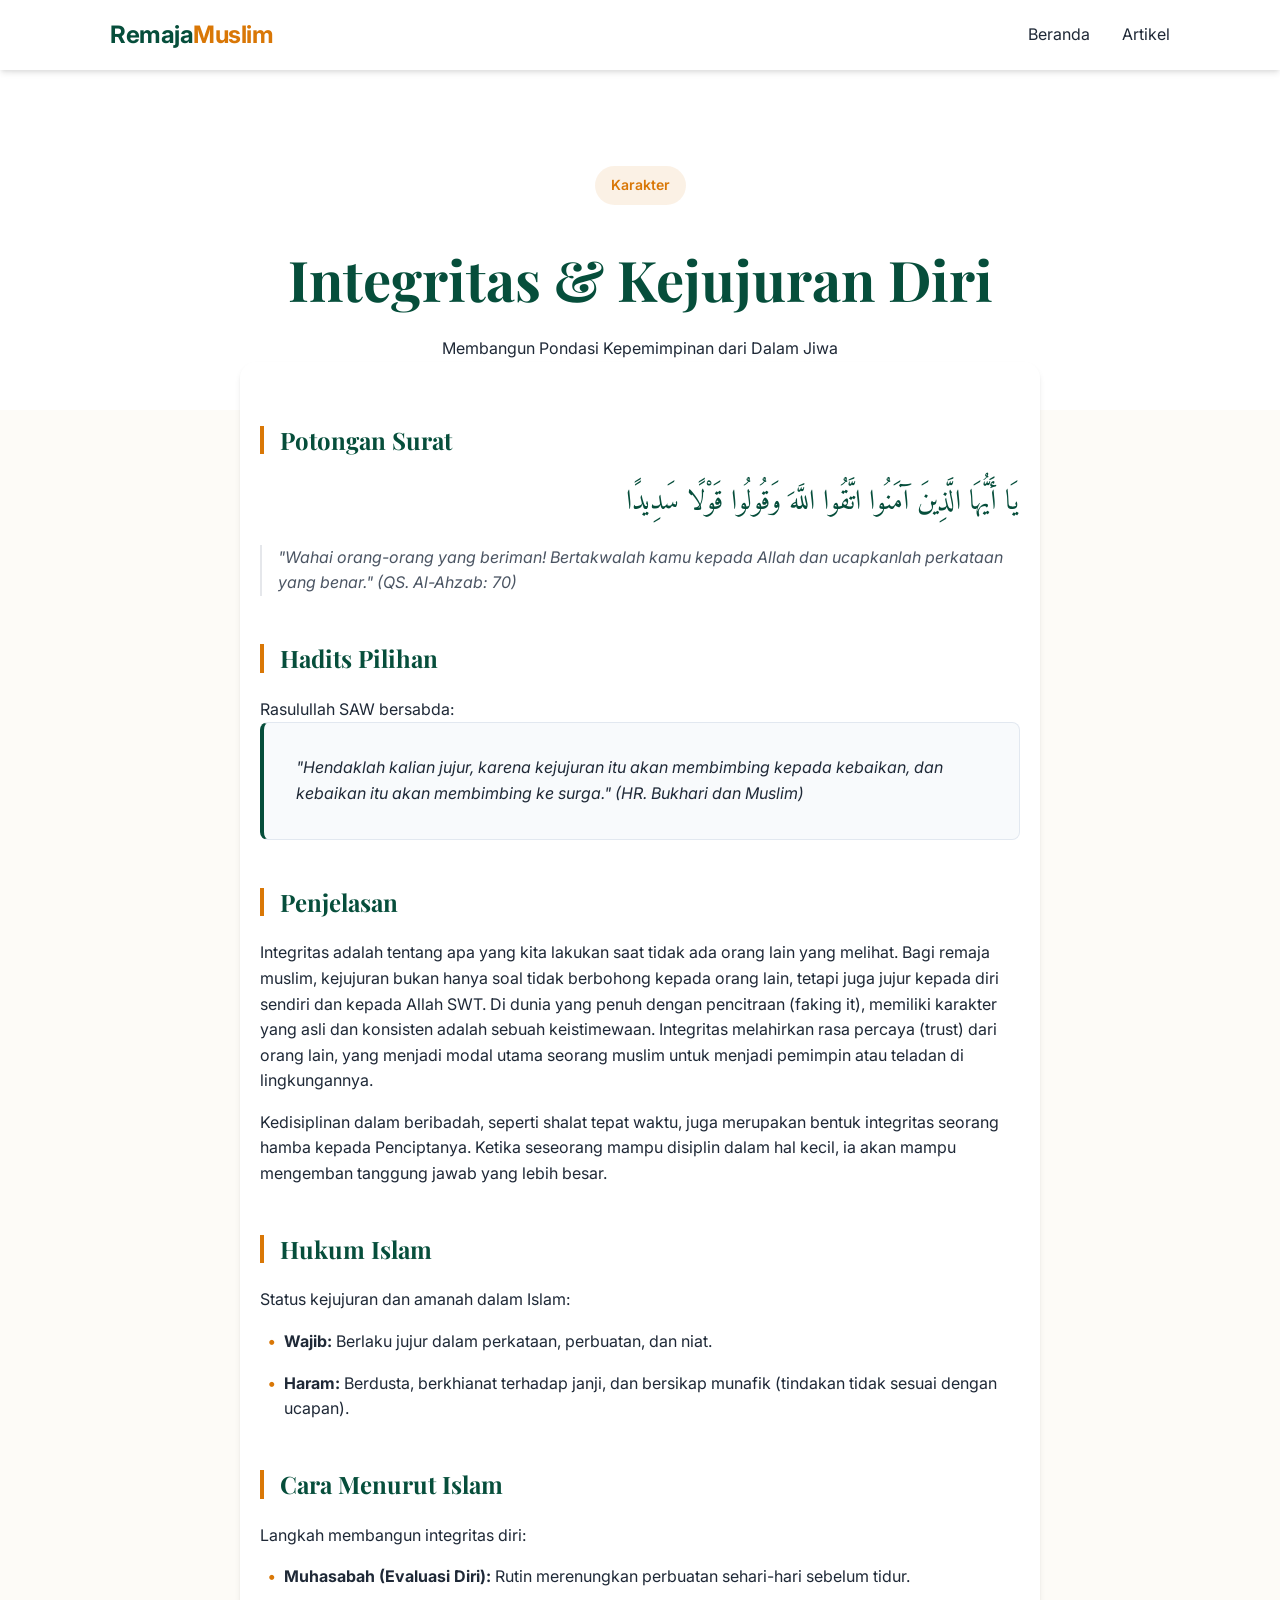
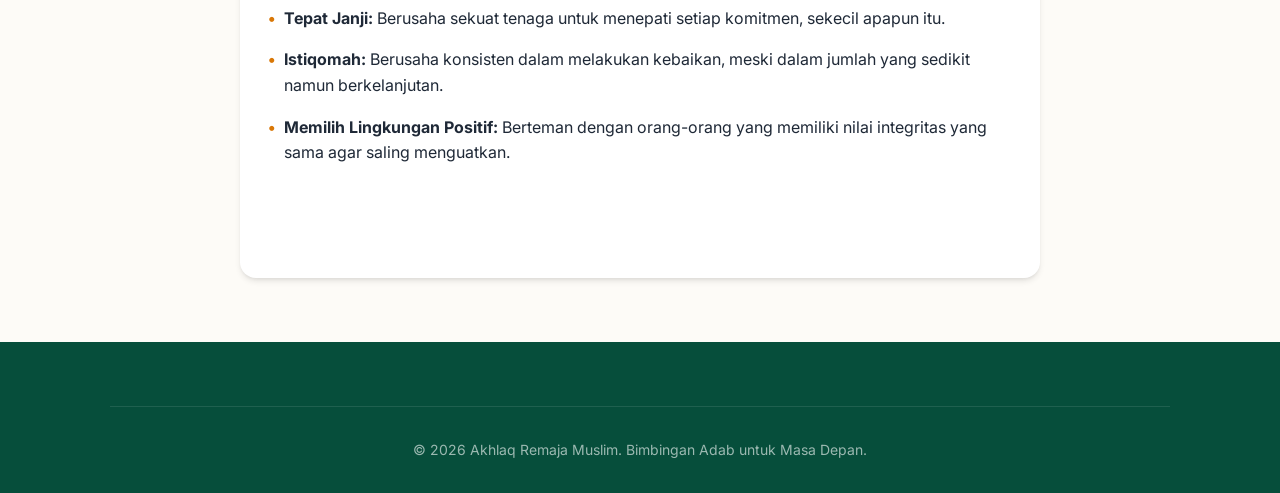
<file: articles/integritas-diri.html>
<!DOCTYPE html>
<html lang="id">
<head>
    <meta charset="UTF-8">
    <meta name="viewport" content="width=device-width, initial-scale=1.0">
    <title>Integritas & Kejujuran Diri | Akhlaq Remaja Muslim</title>
    <link rel="stylesheet" href="../css/style.css">
    <link rel="preconnect" href="https://fonts.googleapis.com">
    <link rel="preconnect" href="https://fonts.gstatic.com" crossorigin>
    <link href="https://fonts.googleapis.com/css2?family=Inter:wght@400;600;700&family=Playfair+Display:wght@700&family=Amiri&display=swap" rel="stylesheet">
</head>
<body>
    <nav>
        <div class="container">
            <a href="../index.html" class="logo">Remaja<span>Muslim</span></a>
            <button class="menu-toggle" id="mobile-menu">
                <span></span>
                <span></span>
                <span></span>
            </button>
            <ul class="nav-links">
                <li><a href="../index.html">Beranda</a></li>
                <li><a href="../index.html#articles">Artikel</a></li>
            </ul>
        </div>
    </nav>

    <script>
        const menuToggle = document.getElementById('mobile-menu');
        const navLinks = document.querySelector('.nav-links');
        menuToggle.addEventListener('click', () => {
            navLinks.classList.toggle('active');
            menuToggle.classList.toggle('active');
        });
    </script>

    <header class="article-header">
        <div class="container">
            <span class="card-tag">Karakter</span>
            <h1>Integritas & Kejujuran Diri</h1>
            <p>Membangun Pondasi Kepemimpinan dari Dalam Jiwa</p>
        </div>
    </header>

    <main class="container">
        <article class="article-content">
            <section class="content-section">
                <h2>Potongan Surat</h2>
                <div class="arabic-text">
                    يَا أَيُّهَا الَّذِينَ آمَنُوا اتَّقُوا اللَّهَ وَقُولُوا قَوْلًا سَدِيدًا
                </div>
                <div class="translation">
                    "Wahai orang-orang yang beriman! Bertakwalah kamu kepada Allah dan ucapkanlah perkataan yang benar." (QS. Al-Ahzab: 70)
                </div>
            </section>

            <section class="content-section">
                <h2>Hadits Pilihan</h2>
                <p>Rasulullah SAW bersabda:</p>
                <div class="explanation-box" style="font-style: italic; border-left: 4px solid var(--primary-green);">
                    "Hendaklah kalian jujur, karena kejujuran itu akan membimbing kepada kebaikan, dan kebaikan itu akan membimbing ke surga." (HR. Bukhari dan Muslim)
                </div>
            </section>

            <section class="content-section">
                <h2>Penjelasan</h2>
                <p>
                    Integritas adalah tentang apa yang kita lakukan saat tidak ada orang lain yang melihat. Bagi remaja muslim, kejujuran bukan hanya soal tidak berbohong kepada orang lain, tetapi juga jujur kepada diri sendiri dan kepada Allah SWT. Di dunia yang penuh dengan pencitraan (faking it), memiliki karakter yang asli dan konsisten adalah sebuah keistimewaan. Integritas melahirkan rasa percaya (trust) dari orang lain, yang menjadi modal utama seorang muslim untuk menjadi pemimpin atau teladan di lingkungannya.
                </p>
                <p style="margin-top: 1rem;">
                    Kedisiplinan dalam beribadah, seperti shalat tepat waktu, juga merupakan bentuk integritas seorang hamba kepada Penciptanya. Ketika seseorang mampu disiplin dalam hal kecil, ia akan mampu mengemban tanggung jawab yang lebih besar.
                </p>
            </section>

            <section class="content-section">
                <h2>Hukum Islam</h2>
                <p>Status kejujuran dan amanah dalam Islam:</p>
                <ul class="steps-list" style="margin-top: 1rem;">
                    <li><strong>Wajib:</strong> Berlaku jujur dalam perkataan, perbuatan, dan niat.</li>
                    <li><strong>Haram:</strong> Berdusta, berkhianat terhadap janji, dan bersikap munafik (tindakan tidak sesuai dengan ucapan).</li>
                </ul>
            </section>

            <section class="content-section">
                <h2>Cara Menurut Islam</h2>
                <p>Langkah membangun integritas diri:</p>
                <ul class="steps-list" style="margin-top: 1rem;">
                    <li><strong>Muhasabah (Evaluasi Diri):</strong> Rutin merenungkan perbuatan sehari-hari sebelum tidur.</li>
                    <li><strong>Tepat Janji:</strong> Berusaha sekuat tenaga untuk menepati setiap komitmen, sekecil apapun itu.</li>
                    <li><strong>Istiqomah:</strong> Berusaha konsisten dalam melakukan kebaikan, meski dalam jumlah yang sedikit namun berkelanjutan.</li>
                    <li><strong>Memilih Lingkungan Positif:</strong> Berteman dengan orang-orang yang memiliki nilai integritas yang sama agar saling menguatkan.</li>
                </ul>
            </section>
        </article>
    </main>

    <footer>
        <div class="container">
            <div class="footer-bottom">
                &copy; 2026 Akhlaq Remaja Muslim. Bimbingan Adab untuk Masa Depan.
            </div>
        </div>
    </footer>
</body>
</html>
</file>
<file: css/style.css>
:root {
    --primary-green: #064e3b;
    --primary-light: #065f46;
    --accent-gold: #d97706;
    --accent-light: #fbbf24;
    --bg-ivory: #fdfbf7;
    --text-dark: #1f2937;
    --text-muted: #4b5563;
    --white: #ffffff;
    --shadow: 0 4px 6px -1px rgba(0, 0, 0, 0.1), 0 2px 4px -1px rgba(0, 0, 0, 0.06);
    --transition: all 0.3s ease;
}

* {
    margin: 0;
    padding: 0;
    box-sizing: border-box;
}

body {
    font-family: 'Inter', -apple-system, BlinkMacSystemFont, "Segoe UI", Roboto, sans-serif;
    background-color: var(--bg-ivory);
    color: var(--text-dark);
    line-height: 1.6;
}

h1, h2, h3, h4 {
    font-family: 'Playfair Display', serif;
    color: var(--primary-green);
    line-height: 1.2;
}

a {
    text-decoration: none;
    color: inherit;
    transition: var(--transition);
}

ul {
    list-style: none;
}

.container {
    max-width: 1100px;
    margin: 0 auto;
    padding: 0 20px;
}

/* Navbar */
nav {
    background: var(--white);
    padding: 1rem 0;
    box-shadow: var(--shadow);
    position: sticky;
    top: 0;
    z-index: 1000;
}

nav .container {
    display: flex;
    justify-content: space-between;
    align-items: center;
}

.logo {
    font-size: 1.5rem;
    font-weight: 700;
    color: var(--primary-green);
    letter-spacing: -0.5px;
}

.logo span {
    color: var(--accent-gold);
}

.nav-links {
    display: flex;
    gap: 2rem;
}

.nav-links a:hover {
    color: var(--accent-gold);
}

/* Mobile Menu Toggle */
.menu-toggle {
    display: none;
    flex-direction: column;
    gap: 4px;
    cursor: pointer;
    background: none;
    border: none;
    padding: 5px;
}

.menu-toggle span {
    display: block;
    width: 20px;
    height: 2px;
    background-color: var(--primary-green);
    transition: var(--transition);
}

@media (max-width: 768px) {

    /* Tombol Hamburger */
    .menu-toggle {
        display: flex;
        flex-direction: column;
        justify-content: space-between;
        width: 35px;
        height: 25px;
        cursor: pointer;
        z-index: 1001;
    }

    /* Sidebar Menu */
    .nav-links {
        position: fixed;
        top: 0;
        right: -100%;
        width: 250px;
        max-width: 70%;
        height: 100vh;
        background: var(--white);

        display: flex;
        flex-direction: column;
        justify-content: flex-start;
        align-items: flex-start;

        padding-top: 70px;

        transition: right 0.4s ease-in-out;
        box-shadow: -10px 0 20px rgba(0, 0, 0, 0.15);
        z-index: 1000;
    }

    /* Saat menu aktif */
    .nav-links.active {
        right: 0;
    }

    /* Item Menu */
    .nav-links li {
        list-style: none;
        width: 100%;
        margin: 0;
        padding: 0;
    }

    /* Link Menu */
    .nav-links a {
        display: block;
        width: 100%;
        padding: 10px 20px;
        font-size: 1rem;
        font-weight: 600;
        line-height: 1.2;
        text-decoration: none;
        color: var(--primary-green);
        transition: all 0.3s ease;
    }

    /* Hover */
    .nav-links a:hover {
        background: rgba(0, 128, 0, 0.08);
        padding-left: 25px;
    }
}

    /* Hamburger Animation */
    .menu-toggle.active span:nth-child(1) {
        transform: rotate(45deg) translate(4px, 4.5px);
    }
    .menu-toggle.active span:nth-child(2) {
        opacity: 0;
    }
    .menu-toggle.active span:nth-child(3) {
        transform: rotate(-45deg) translate(4px, -4.5px);
    }


/* Hero Section */
.hero {
    padding: 5rem 0;
    text-align: center;
    background: linear-gradient(rgba(6, 78, 59, 0.05), rgba(6, 78, 59, 0.02));
    border-bottom: 1px solid rgba(6, 78, 59, 0.1);
}

.hero h1 {
    font-size: 3rem;
    margin-bottom: 1.5rem;
}

.hero p {
    font-size: 1.25rem;
    color: var(--text-muted);
    max-width: 700px;
    margin: 0 auto 2.5rem;
}

/* cle Grid */
.articles-grid {
    display: grid;
    grid-template-columns: repeat(auto-fit, minmax(300px, 1fr));
    gap: 2.5rem;
    padding: 4rem 0;
}

.article-card {
    background: var(--white);
    border-radius: 12px;
    overflow: hidden;
    box-shadow: var(--shadow);
    transition: var(--transition);
    display: flex;
    flex-direction: column;
    animation: fadeIn 0.8s ease-out forwards;
    opacity: 0;
    height: 100%;
}

.article-card img {
    width: 100%;
    height: 220px; /* sesuaikan */
    object-fit: cover;
    display: block;
}

@keyframes fadeIn {
    from {
        opacity: 0;
        transform: translateY(20px);
    }
    to {
        opacity: 1;
        transform: translateY(0);
    }
}

.article-card:nth-child(1) { animation-delay: 0.1s; }
.article-card:nth-child(2) { animation-delay: 0.3s; }
.article-card:nth-child(3) { animation-delay: 0.5s; }

.article-card:hover {
    transform: translateY(-5px);
    box-shadow: 0 10px 15px -3px rgba(0, 0, 0, 0.1);
}

.card-content {
    padding: 2rem;
    flex-grow: 1;
}

.card-tag {
    display: inline-block;
    background: rgba(217, 119, 6, 0.1);
    color: var(--accent-gold);
    padding: 0.25rem 0.75rem;
    border-radius: 99px;
    font-size: 0.75rem;
    font-weight: 600;
    margin-bottom: 1rem;
}

.article-card h3 {
    margin-bottom: 1rem;
    font-size: 1.5rem;
}

.article-card p {
    color: var(--text-muted);
    font-size: 0.95rem;
    margin-bottom: 1.5rem;
}

.read-more {
    color: var(--primary-green);
    font-weight: 600;
    display: flex;
    align-items: center;
    gap: 0.5rem;
}

.read-more:hover {
    gap: 0.75rem;
}

/* Footer */
footer {
    background: var(--primary-green);
    color: var(--white);
    padding: 4rem 0 2rem;
    margin-top: 4rem;
}

.footer-content {
    display: flex;
    justify-content: space-between;
    flex-wrap: wrap;
    gap: 2rem;
    margin-bottom: 3rem;
}

.footer-logo {
    font-size: 1.5rem;
    font-weight: 700;
    margin-bottom: 1rem;
}

.footer-logo span {
    color: var(--accent-gold);
}

.footer-bottom {
    text-align: center;
    padding-top: 2rem;
    border-top: 1px solid rgba(255, 255, 255, 0.1);
    font-size: 0.875rem;
    color: rgba(255, 255, 255, 0.6);
}

/* Article Page Specific */
.article-header {
    padding: 6rem 0 3rem;
    background: var(--white);
    text-align: center;
}

.article-header .card-tag {
    font-size: 0.875rem;
    padding: 0.5rem 1rem;
}

.article-header h1 {
    font-size: 3.5rem;
    margin: 1.5rem 0;
}

.article-hero-image {
    width: 100%;
    height: 450px;
    overflow: hidden;
    border-radius: 12px;
}

.article-hero-image img {
    width: 100%;
    height: 100%;
    object-fit: cover;
    display: block;
}

.article-content {
    max-width: 800px;
    margin: 0 auto;
    padding: 4rem 20px;
    background: var(--white);
    box-shadow: var(--shadow);
    border-radius: 16px;
    margin-top: -3rem;
    position: relative;
    z-index: 10;
    animation: fadeIn 1s ease-out forwards;
    opacity: 0;
}

.content-section {
    margin-bottom: 3rem;
}

.content-section h2 {
    margin-bottom: 1.5rem;
    border-left: 4px solid var(--accent-gold);
    padding-left: 1rem;
}

.arabic-text {
    font-family: 'Amiri', serif;
    font-size: 1.75rem;
    text-align: right;
    direction: rtl;
    margin-bottom: 1rem;
    color: var(--primary-green);
    line-height: 1.8;
}

.translation {
    font-style: italic;
    color: var(--text-muted);
    border-left: 2px solid #e5e7eb;
    padding-left: 1rem;
    margin-bottom: 1.5rem;
}

.explanation-box {
    background: #f8fafc;
    padding: 2rem;
    border-radius: 8px;
    border: 1px solid #e2e8f0;
}

.hukum-tag {
    display: inline-block;
    padding: 0.25rem 0.75rem;
    border-radius: 4px;
    font-weight: 600;
    background: #fee2e2;
    color: #991b1b;
}

.steps-list {
    margin-left: 1.5rem;
}

.steps-list li {
    margin-bottom: 1rem;
    position: relative;
}

.steps-list li::before {
    content: "•";
    color: var(--accent-gold);
    font-weight: bold;
    display: inline-block;
    width: 1em;
    margin-left: -1em;
}

@media (max-width: 768px) {
    .hero h1 { font-size: 2.25rem; }
    .article-header h1 { font-size: 2.5rem; }
}
{ font-size: 2.5rem; }
}
</file>
